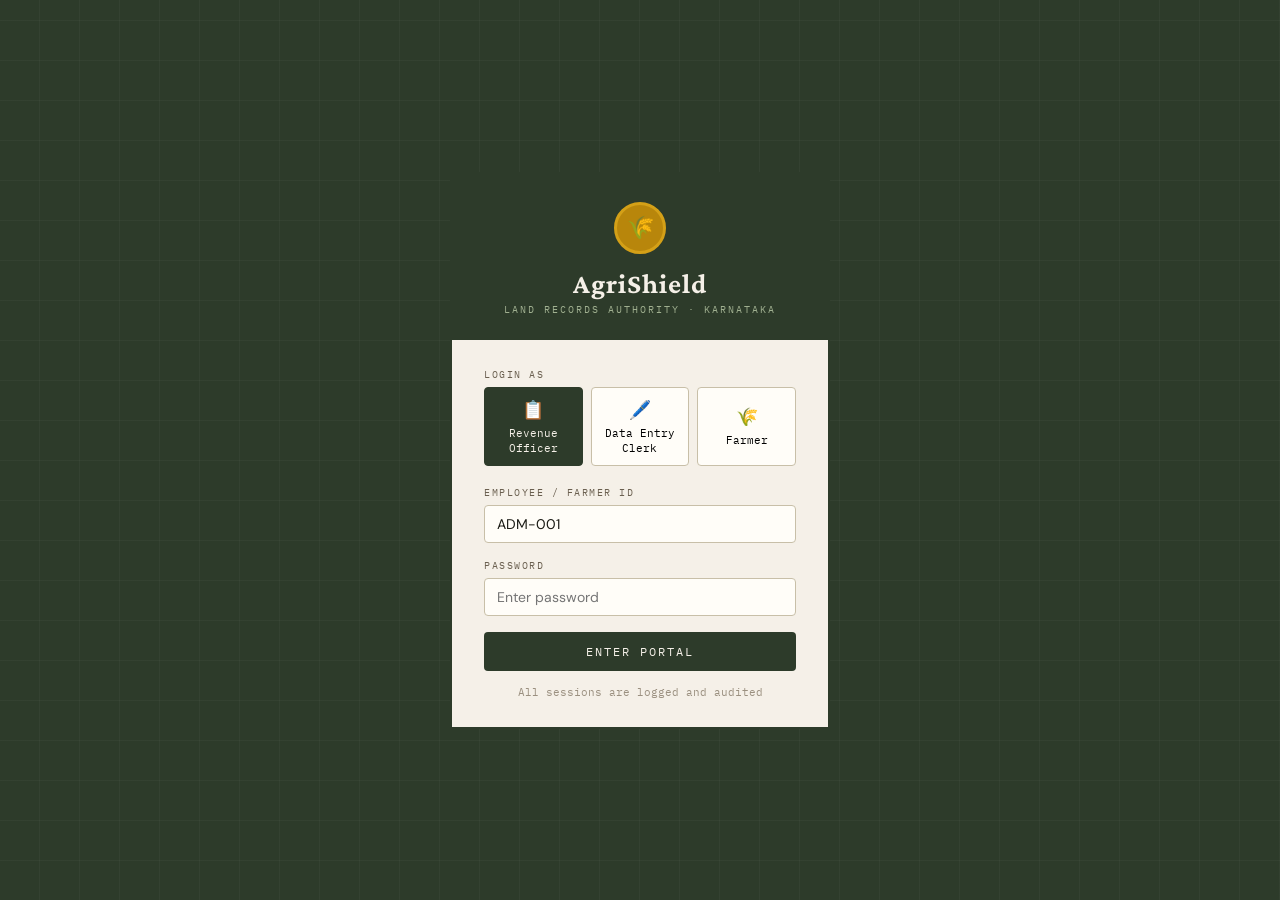
<file: index.html>
<!DOCTYPE html>
<html lang="en">
<head>
<meta charset="UTF-8">
<meta name="viewport" content="width=device-width, initial-scale=1.0">
<title>AgriShield — Land Records Authority · Karnataka</title>
<meta name="description" content="AgriShield: tamper-evident land records management for the Karnataka Land Records Authority.">
<link href="https://fonts.googleapis.com/css2?family=Crimson+Pro:wght@400;600;700&family=IBM+Plex+Mono:wght@400;500&family=DM+Sans:wght@400;500;600&display=swap" rel="stylesheet">
<style>
/* ── Reset & Root ────────────────────────────────── */
*, *::before, *::after { box-sizing: border-box; margin: 0; padding: 0; }

:root {
  --ink:      #1a1a14;
  --paper:    #f5f0e8;
  --paper2:   #ede8dc;
  --khaki:    #2d3b2a;
  --khaki2:   #3d5038;
  --amber:    #b8860b;
  --amber2:   #d4a017;
  --rust:     #9b3a2a;
  --sage:     #5a7a52;
  --mono:     'IBM Plex Mono', monospace;
  --serif:    'Crimson Pro', Georgia, serif;
  --sans:     'DM Sans', sans-serif;
  --radius:   4px;
  --border:   #c8bfa8;
}

body {
  font-family: var(--sans);
  background: var(--paper);
  color: var(--ink);
  font-size: 14px;
  min-height: 100vh;
}

/* ── Utilities ───────────────────────────────────── */
.hidden   { display: none !important; }
.mono     { font-family: var(--mono); }
.serif    { font-family: var(--serif); }

/* ── Login ───────────────────────────────────────── */
#loginScreen {
  min-height: 100vh;
  display: flex;
  align-items: center;
  justify-content: center;
  background: var(--khaki);
  background-image:
    repeating-linear-gradient(0deg, transparent, transparent 39px, #ffffff08 39px, #ffffff08 40px),
    repeating-linear-gradient(90deg, transparent, transparent 39px, #ffffff08 39px, #ffffff08 40px);
}

.login-box {
  background: var(--paper);
  border: 2px solid var(--khaki);
  width: 380px;
  padding: 0;
  position: relative;
}

.login-header {
  background: var(--khaki);
  padding: 28px 32px 24px;
  text-align: center;
}

.login-emblem {
  width: 52px; height: 52px;
  background: var(--amber);
  border-radius: 50%;
  display: inline-flex;
  align-items: center;
  justify-content: center;
  font-size: 22px;
  margin-bottom: 14px;
  border: 3px solid var(--amber2);
}

.login-title {
  font-family: var(--serif);
  font-size: 28px;
  font-weight: 700;
  color: var(--paper);
  letter-spacing: 1px;
}

.login-sub {
  font-family: var(--mono);
  font-size: 10px;
  color: #a0b090;
  letter-spacing: 2px;
  text-transform: uppercase;
  margin-top: 4px;
}

.login-body { padding: 28px 32px; }

.field { margin-bottom: 16px; }
.field label {
  display: block;
  font-family: var(--mono);
  font-size: 10px;
  letter-spacing: 1.5px;
  text-transform: uppercase;
  color: #6b6050;
  margin-bottom: 6px;
}
.field input, .field select {
  width: 100%;
  border: 1.5px solid var(--border);
  background: #fffdf8;
  padding: 9px 12px;
  font-family: var(--sans);
  font-size: 14px;
  color: var(--ink);
  outline: none;
  border-radius: var(--radius);
  transition: border-color .15s;
  appearance: none;
}
.field input:focus, .field select:focus { border-color: var(--amber); }

.role-grid {
  display: grid;
  grid-template-columns: 1fr 1fr;
  gap: 8px;
  margin-bottom: 20px;
}
.role-btn {
  padding: 10px 8px;
  border: 1.5px solid var(--border);
  background: #fffdf8;
  cursor: pointer;
  border-radius: var(--radius);
  text-align: center;
  transition: all .15s;
}
.role-btn:hover { border-color: var(--amber); }
.role-btn.selected { border-color: var(--khaki); background: var(--khaki); color: var(--paper); }
.role-btn .ri { font-size: 18px; display: block; margin-bottom: 4px; }
.role-btn span { font-size: 11px; font-family: var(--mono); }

.btn-login {
  width: 100%;
  padding: 12px;
  background: var(--khaki);
  color: var(--paper);
  border: none;
  font-family: var(--mono);
  font-size: 12px;
  letter-spacing: 2px;
  text-transform: uppercase;
  cursor: pointer;
  border-radius: var(--radius);
  transition: background .15s;
}
.btn-login:hover { background: var(--khaki2); }

.login-note {
  text-align: center;
  margin-top: 14px;
  font-size: 11px;
  font-family: var(--mono);
  color: #9b9080;
}

/* ── App Shell ───────────────────────────────────── */
#app { display: none; flex-direction: column; min-height: 100vh; }

/* Topbar */
.topbar {
  background: var(--khaki);
  color: var(--paper);
  display: flex;
  align-items: center;
  padding: 0 24px;
  height: 52px;
  gap: 20px;
  border-bottom: 3px solid var(--amber);
  position: sticky;
  top: 0;
  z-index: 100;
}
.topbar-brand {
  font-family: var(--serif);
  font-size: 20px;
  font-weight: 700;
  letter-spacing: .5px;
  margin-right: 4px;
}
.topbar-divider { width: 1px; height: 20px; background: #4d6040; }
.topbar-nav { display: flex; gap: 2px; flex: 1; }
.nav-link {
  padding: 6px 14px;
  font-size: 12px;
  font-family: var(--mono);
  color: #a0b090;
  cursor: pointer;
  border-radius: var(--radius);
  transition: all .15s;
  letter-spacing: .5px;
  border: none;
  background: none;
}
.nav-link:hover { color: var(--paper); background: #3d5038; }
.nav-link.active { color: var(--amber2); background: #1a2a17; }
.topbar-right { margin-left: auto; display: flex; align-items: center; gap: 12px; }
.user-pill {
  display: flex;
  align-items: center;
  gap: 8px;
  background: #1a2a17;
  border: 1px solid #3d5038;
  padding: 4px 12px 4px 6px;
  border-radius: 20px;
}
.user-avatar {
  width: 28px; height: 28px;
  border-radius: 50%;
  background: var(--amber);
  color: var(--khaki);
  font-size: 11px;
  font-weight: 600;
  font-family: var(--mono);
  display: flex; align-items: center; justify-content: center;
}
.user-name { font-size: 12px; color: var(--paper); font-family: var(--mono); }
.role-tag {
  font-size: 9px;
  font-family: var(--mono);
  letter-spacing: 1px;
  text-transform: uppercase;
  color: var(--amber2);
}
.btn-logout {
  padding: 5px 12px;
  font-size: 11px;
  font-family: var(--mono);
  background: transparent;
  border: 1px solid #4d6040;
  color: #a0b090;
  cursor: pointer;
  border-radius: var(--radius);
  letter-spacing: 1px;
  transition: all .15s;
}
.btn-logout:hover { border-color: var(--rust); color: #e07060; }

/* ── Content ─────────────────────────────────────── */
.content { flex: 1; padding: 28px 32px; max-width: 1200px; margin: 0 auto; width: 100%; }

.view { display: none; }
.view.active { display: block; }

.view-title {
  font-family: var(--serif);
  font-size: 26px;
  font-weight: 700;
  color: var(--khaki);
  margin-bottom: 4px;
}
.view-sub {
  font-family: var(--mono);
  font-size: 11px;
  color: #9b9080;
  letter-spacing: .5px;
  margin-bottom: 24px;
}

/* ── Cards ───────────────────────────────────────── */
.card {
  background: #fffdf8;
  border: 1.5px solid var(--border);
  border-radius: var(--radius);
  padding: 20px;
  margin-bottom: 16px;
}
.card-title {
  font-family: var(--mono);
  font-size: 11px;
  letter-spacing: 1.5px;
  text-transform: uppercase;
  color: #6b6050;
  margin-bottom: 16px;
  padding-bottom: 10px;
  border-bottom: 1px solid var(--border);
}

/* ── Table ───────────────────────────────────────── */
.tbl-wrap { overflow-x: auto; }
table { width: 100%; border-collapse: collapse; font-size: 13px; }
thead th {
  text-align: left;
  padding: 8px 12px;
  font-family: var(--mono);
  font-size: 10px;
  letter-spacing: 1.5px;
  text-transform: uppercase;
  color: #6b6050;
  border-bottom: 2px solid var(--border);
  background: var(--paper2);
  white-space: nowrap;
}
tbody td {
  padding: 10px 12px;
  border-bottom: 1px solid #ddd8cc;
  color: var(--ink);
  vertical-align: middle;
}
tbody tr:hover { background: #f5f0e4; }
tbody tr:last-child td { border-bottom: none; }

/* ── Badges ──────────────────────────────────────── */
.badge {
  display: inline-block;
  padding: 2px 8px;
  border-radius: 2px;
  font-family: var(--mono);
  font-size: 10px;
  letter-spacing: .5px;
  font-weight: 500;
  text-transform: uppercase;
}
.badge-green  { background: #d4edda; color: #2a6b3a; border: 1px solid #a8d8b4; }
.badge-amber  { background: #fef3cd; color: #7a5e00; border: 1px solid #f0d880; }
.badge-red    { background: #fde8e8; color: #8b2a2a; border: 1px solid #f0b8b8; }
.badge-gray   { background: #e8e4dc; color: #5a5040; border: 1px solid #c8bfa8; }
.badge-blue   { background: #ddeeff; color: #1a4a7a; border: 1px solid #a8ccee; }

/* ── Buttons ─────────────────────────────────────── */
.btn {
  display: inline-flex;
  align-items: center;
  gap: 6px;
  padding: 8px 16px;
  border-radius: var(--radius);
  font-size: 12px;
  font-family: var(--mono);
  letter-spacing: .5px;
  cursor: pointer;
  border: 1.5px solid transparent;
  transition: all .15s;
}
.btn-primary { background: var(--khaki); color: var(--paper); }
.btn-primary:hover { background: var(--khaki2); }
.btn-outline { background: transparent; border-color: var(--border); color: var(--ink); }
.btn-outline:hover { border-color: var(--khaki); }
.btn-danger  { background: var(--rust); color: #fff; }
.btn-danger:hover { background: #7a2a1a; }
.btn-sm { padding: 5px 10px; font-size: 11px; }

/* ── Toolbar ─────────────────────────────────────── */
.toolbar {
  display: flex;
  align-items: center;
  gap: 10px;
  margin-bottom: 16px;
  flex-wrap: wrap;
}
.search-input {
  flex: 1;
  min-width: 200px;
  padding: 8px 12px;
  border: 1.5px solid var(--border);
  background: #fffdf8;
  font-family: var(--sans);
  font-size: 13px;
  color: var(--ink);
  outline: none;
  border-radius: var(--radius);
}
.search-input:focus { border-color: var(--amber); }

/* ── Form ────────────────────────────────────────── */
.form-grid { display: grid; grid-template-columns: 1fr 1fr; gap: 14px; }
.form-field { display: flex; flex-direction: column; gap: 5px; }
.form-field label {
  font-family: var(--mono);
  font-size: 10px;
  letter-spacing: 1px;
  text-transform: uppercase;
  color: #6b6050;
}
.form-field input, .form-field select {
  padding: 8px 10px;
  border: 1.5px solid var(--border);
  background: #fffdf8;
  font-family: var(--sans);
  font-size: 13px;
  color: var(--ink);
  outline: none;
  border-radius: var(--radius);
}
.form-field input:focus, .form-field select:focus { border-color: var(--amber); }
.form-actions { display: flex; gap: 10px; margin-top: 16px; }

/* ── Modal ───────────────────────────────────────── */
.modal-overlay {
  position: fixed; inset: 0;
  background: rgba(26,26,20,.6);
  display: flex; align-items: center; justify-content: center;
  z-index: 200;
  backdrop-filter: blur(2px);
}
.modal {
  background: var(--paper);
  border: 2px solid var(--khaki);
  width: 520px;
  max-width: 95vw;
  max-height: 90vh;
  overflow-y: auto;
  border-radius: var(--radius);
}
.modal-head {
  background: var(--khaki);
  padding: 16px 20px;
  display: flex;
  align-items: center;
  justify-content: space-between;
}
.modal-head h3 {
  font-family: var(--serif);
  font-size: 18px;
  color: var(--paper);
}
.modal-close {
  cursor: pointer;
  color: #a0b090;
  font-size: 20px;
  line-height: 1;
  background: none;
  border: none;
  padding: 0;
}
.modal-close:hover { color: var(--paper); }
.modal-body { padding: 20px; }

/* ── Toast ───────────────────────────────────────── */
#toastArea {
  position: fixed;
  top: 16px; right: 16px;
  z-index: 999;
  display: flex;
  flex-direction: column;
  gap: 8px;
}
.toast {
  background: var(--khaki);
  color: var(--paper);
  padding: 10px 16px;
  border-radius: var(--radius);
  font-family: var(--mono);
  font-size: 12px;
  border-left: 4px solid var(--amber);
  animation: slideIn .25s ease;
  max-width: 320px;
}
.toast.err { border-left-color: #d06050; }
@keyframes slideIn { from { opacity:0; transform:translateX(20px); } to { opacity:1; transform:translateX(0); } }

/* ── Hash display ────────────────────────────────── */
.hash-row {
  background: var(--paper2);
  border: 1px solid var(--border);
  padding: 8px 12px;
  border-radius: var(--radius);
  font-family: var(--mono);
  font-size: 11px;
  color: var(--khaki);
  word-break: break-all;
  margin-bottom: 8px;
}

/* ── Verify result ───────────────────────────────── */
.verify-result {
  padding: 20px;
  border-radius: var(--radius);
  text-align: center;
  font-family: var(--serif);
  font-size: 22px;
  font-weight: 700;
  border: 2px solid;
}
.verify-ok   { background: #d4edda; color: #1a4a2a; border-color: #a8d8b4; }
.verify-fail { background: #fde8e8; color: #6b1a1a; border-color: #f0b8b8; }

/* ── Stats strip ─────────────────────────────────── */
.stats-strip {
  display: flex;
  gap: 1px;
  margin-bottom: 24px;
  background: var(--border);
  border: 1.5px solid var(--border);
  border-radius: var(--radius);
  overflow: hidden;
}
.stat {
  flex: 1;
  padding: 14px 18px;
  background: #fffdf8;
  text-align: center;
}
.stat-num {
  font-family: var(--serif);
  font-size: 28px;
  font-weight: 700;
  color: var(--khaki);
  line-height: 1;
}
.stat-lbl {
  font-family: var(--mono);
  font-size: 9px;
  letter-spacing: 1px;
  text-transform: uppercase;
  color: #9b9080;
  margin-top: 4px;
}

/* ── Alert items ─────────────────────────────────── */
.alert-card {
  display: flex;
  align-items: flex-start;
  gap: 14px;
  padding: 14px 16px;
  background: #fffdf8;
  border: 1.5px solid var(--border);
  border-left-width: 4px;
  border-radius: var(--radius);
  margin-bottom: 10px;
}
.alert-card.sev-high   { border-left-color: var(--rust); }
.alert-card.sev-medium { border-left-color: var(--amber); }
.alert-icon {
  width: 36px; height: 36px;
  border-radius: var(--radius);
  display: flex; align-items: center; justify-content: center;
  font-size: 17px; flex-shrink: 0;
}
.alert-icon.high   { background: #fde8e8; }
.alert-icon.medium { background: #fef3cd; }
.alert-body { flex: 1; }
.alert-title { font-weight: 600; font-size: 14px; color: var(--ink); margin-bottom: 3px; }
.alert-desc  { font-size: 12px; color: #5a5040; line-height: 1.5; }
.alert-meta  { font-family: var(--mono); font-size: 10px; color: #9b9080; margin-top: 5px; }
.nav-badge-dot {
  display: inline-block;
  width: 7px; height: 7px;
  background: var(--rust);
  border-radius: 50%;
  margin-left: 5px;
  vertical-align: middle;
}

/* ── Empty state ─────────────────────────────────── */
.empty {
  text-align: center;
  padding: 48px 24px;
  color: #9b9080;
  font-family: var(--mono);
  font-size: 12px;
}
.empty-icon { font-size: 32px; margin-bottom: 12px; }

/* ── Access denied ───────────────────────────────── */
.access-denied {
  text-align: center;
  padding: 80px 24px;
}
.access-denied h2 { font-family: var(--serif); font-size: 32px; color: var(--rust); margin-bottom: 8px; }
.access-denied p { font-family: var(--mono); font-size: 12px; color: #9b9080; }

/* ── Scrollbar ───────────────────────────────────── */
::-webkit-scrollbar { width: 5px; height: 5px; }
::-webkit-scrollbar-track { background: var(--paper2); }
::-webkit-scrollbar-thumb { background: var(--border); border-radius: 3px; }

/* ── Focus ring ──────────────────────────────────── */
:focus-visible { outline: 2px solid var(--amber); outline-offset: 2px; border-radius: var(--radius); }

/* ── Loading Overlay ─────────────────────────────── */
.loading-overlay {
  position: fixed; inset: 0;
  background: rgba(26,26,20,.45);
  display: flex; align-items: center; justify-content: center;
  z-index: 500;
  backdrop-filter: blur(2px);
}
.spinner {
  width: 40px; height: 40px;
  border: 3px solid rgba(200,191,168,.3);
  border-top-color: var(--amber);
  border-radius: 50%;
  animation: spin .7s linear infinite;
}
@keyframes spin { to { transform: rotate(360deg); } }

/* ── Demo Banner ─────────────────────────────────── */
.demo-banner {
  background: #fef3cd;
  border-bottom: 2px solid var(--amber);
  padding: 7px 24px;
  font-family: var(--mono);
  font-size: 11px;
  letter-spacing: .5px;
  color: #7a5e00;
  text-align: center;
}

/* ── Responsive ──────────────────────────────────── */
@media (max-width: 768px) {
  .topbar { height: auto; flex-wrap: wrap; padding: 8px 16px; gap: 8px; }
  .topbar-nav { order: 3; width: 100%; overflow-x: auto; padding-bottom: 4px; }
  .topbar-brand { font-size: 16px; }
  .topbar-right { margin-left: auto; }
  .content { padding: 16px; }
  .form-grid { grid-template-columns: 1fr; }
  .stats-strip { flex-direction: column; gap: 0; }
  .toolbar { flex-direction: column; align-items: stretch; }
  .search-input { min-width: unset; }
  .modal { width: 95vw; }
  tbody td, thead th { padding: 8px; font-size: 12px; }
}
@media (max-width: 480px) {
  .role-grid { grid-template-columns: 1fr !important; }
  .login-box { width: 95vw; }
}
</style>
</head>
<body>

<div id="toastArea"></div>
<div id="loadingOverlay" class="loading-overlay hidden" role="status" aria-label="Loading"><div class="spinner"></div></div>
<div id="demoBanner" class="demo-banner hidden">⚠ DEMO MODE — Backend unreachable. Showing sample data only.</div>

<!-- ════════════════════════════════════════════════
     LOGIN
═════════════════════════════════════════════════ -->
<div id="loginScreen">
  <div class="login-box">
    <div class="login-header">
      <div class="login-emblem">🌾</div>
      <div class="login-title">AgriShield</div>
      <div class="login-sub">Land Records Authority · Karnataka</div>
    </div>
    <div class="login-body">
      <div class="field">
        <label>Login As</label>
        <div class="role-grid" id="roleGrid" style="grid-template-columns:1fr 1fr 1fr">
          <button class="role-btn selected" data-role="officer" onclick="selectRole(this)">
            <span class="ri">📋</span><span>Revenue Officer</span>
          </button>
          <button class="role-btn" data-role="clerk" onclick="selectRole(this)">
            <span class="ri">🖊️</span><span>Data Entry Clerk</span>
          </button>
          <button class="role-btn" data-role="farmer" onclick="selectRole(this)">
            <span class="ri">🌾</span><span>Farmer</span>
          </button>
        </div>
      </div>
      <div class="field">
        <label>Employee / Farmer ID</label>
        <input id="loginId" type="text" placeholder="e.g. ADM-001" value="ADM-001">
      </div>
      <div class="field">
        <label>Password</label>
        <input id="loginPass" type="password" placeholder="Enter password" autocomplete="current-password">
      </div>
      <button class="btn-login" onclick="doLogin()">Enter Portal</button>
      <div class="login-note">All sessions are logged and audited</div>
    </div>
  </div>
</div>

<!-- ════════════════════════════════════════════════
     APP
═════════════════════════════════════════════════ -->
<div id="app">
  <!-- Topbar -->
  <div class="topbar">
    <div class="topbar-brand">AgriShield</div>
    <div class="topbar-divider"></div>
    <nav class="topbar-nav" id="topNav"></nav>
    <div class="topbar-right">
      <div class="user-pill">
        <div class="user-avatar" id="uAvatar">AD</div>
        <div>
          <div class="user-name" id="uName">Admin</div>
          <div class="role-tag" id="uRole">System Admin</div>
        </div>
      </div>
      <button class="btn-logout" onclick="logout()">↩ Logout</button>
    </div>
  </div>

  <!-- Views -->
  <div class="content">

    <!-- ── Records ─────────────────────────── -->
    <div id="view-records" class="view active">
      <div class="view-title">Land Records</div>
      <div class="view-sub" id="recordsSubtitle">Registry · Karnataka</div>

      <div class="stats-strip" id="statsStrip">
        <div class="stat"><div class="stat-num" id="statTotal">—</div><div class="stat-lbl">Total</div></div>
        <div class="stat"><div class="stat-num" id="statVerified">—</div><div class="stat-lbl">Verified</div></div>
        <div class="stat"><div class="stat-num" id="statPending">—</div><div class="stat-lbl">Pending</div></div>
        <div class="stat"><div class="stat-num" id="statFlagged">—</div><div class="stat-lbl">Flagged</div></div>
      </div>

      <div class="card">
        <div class="toolbar">
          <input class="search-input" id="recordSearch" placeholder="Search survey no., owner, village…" oninput="renderRecords()">
          <select id="statusFilter" class="search-input" style="flex:0;width:140px" onchange="renderRecords()">
            <option value="">All Status</option>
            <option value="verified">Verified</option>
            <option value="pending">Pending</option>
            <option value="flagged">Flagged</option>
          </select>
          <!-- Admin/Officer/Clerk only -->
          <button class="btn btn-primary" id="btnAddRecord" onclick="openAddModal()">+ New Record</button>
        </div>
        <div class="tbl-wrap">
          <table>
            <thead>
              <tr>
                <th>Survey No.</th>
                <th>Owner</th>
                <th>District</th>
                <th>Village</th>
                <th>Crop</th>
                <th>Area (ac)</th>
                <th>Integrity</th>
                <th>Status</th>
                <th id="actionsHead">Actions</th>
              </tr>
            </thead>
            <tbody id="recordsTbody"></tbody>
          </table>
        </div>
      </div>
    </div>

    <!-- ── Audit Logs ──────────────────────── -->
    <div id="view-audit" class="view">
      <div class="view-title">Audit Log</div>
      <div class="view-sub">Tamper-evident hash chain · all record modifications</div>
      <div class="card">
        <div class="toolbar">
          <input class="search-input" id="auditSearch" placeholder="Search user, action, record…" oninput="renderAudit()">
          <button class="btn btn-outline btn-sm" onclick="loadAudit()">↺ Refresh</button>
        </div>
        <div class="tbl-wrap">
          <table>
            <thead>
              <tr>
                <th>#</th>
                <th>Timestamp</th>
                <th>User</th>
                <th>Action</th>
                <th>Record</th>
                <th>Old Value</th>
                <th>New Value</th>
                <th>Prev. Hash</th>
                <th>Curr. Hash</th>
              </tr>
            </thead>
            <tbody id="auditTbody"></tbody>
          </table>
        </div>
      </div>
    </div>

    <!-- ── Alerts (Officer only) ─────────── -->
    <div id="view-alerts" class="view">
      <div class="view-title">Alerts</div>
      <div class="view-sub">Flagged records and integrity issues pulled from the registry</div>
      <div id="alertsList"></div>
    </div>

    <!-- ── Verify Chain ───────────────────── -->
    <div id="view-verify" class="view">
      <div class="view-title">Hash Chain Verification</div>
      <div class="view-sub">Detects any tampering in the audit log sequence</div>
      <div class="card" style="max-width:560px">
        <div class="card-title">Run Verification</div>
        <p style="font-size:13px;color:#5a5040;margin-bottom:16px;line-height:1.6">
          Each audit log entry is hashed with the previous entry's hash, forming a chain.
          Any external tampering breaks the chain and is detected here.
        </p>
        <button class="btn btn-primary" id="btnVerify" onclick="runVerify()">▶ Verify Chain Now</button>
        <div id="verifyResult" style="margin-top:20px"></div>
      </div>
    </div>

  </div><!-- /content -->
</div><!-- /app -->

<!-- ════════════════════════════════════════════════
     MODALS
═════════════════════════════════════════════════ -->

<!-- Add / Edit Record -->
<div class="modal-overlay hidden" id="recordModal">
  <div class="modal">
    <div class="modal-head">
      <h3 id="recordModalTitle">New Land Record</h3>
      <button class="modal-close" onclick="closeModal('recordModal')">✕</button>
    </div>
    <div class="modal-body">
      <div class="form-grid">
        <div class="form-field">
          <label>Owner Name</label>
          <input id="f_owner" placeholder="e.g. Ramaiah K.">
        </div>
        <div class="form-field">
          <label>Survey Number</label>
          <input id="f_survey" placeholder="e.g. MYS-4421">
        </div>
        <div class="form-field">
          <label>Village</label>
          <input id="f_village" placeholder="e.g. Hullahalli">
        </div>
        <div class="form-field">
          <label>District</label>
          <select id="f_district">
            <option>Mysuru</option>
            <option>Kolar</option>
            <option>Hassan</option>
            <option>Bengaluru Rural</option>
            <option>Bidar</option>
            <option>Dakshina Kannada</option>
            <option>Shivamogga</option>
          </select>
        </div>
        <div class="form-field">
          <label>Crop Type</label>
          <select id="f_crop">
            <option>Paddy</option>
            <option>Sugarcane</option>
            <option>Cotton</option>
            <option>Ragi</option>
            <option>Wheat</option>
            <option>Coffee</option>
            <option>Arecanut</option>
            <option>Sorghum</option>
            <option>Tur Dal</option>
          </select>
        </div>
        <div class="form-field">
          <label>Area (acres)</label>
          <input id="f_area" type="number" step="0.1" placeholder="e.g. 3.2">
        </div>
        <div class="form-field">
          <label>Status</label>
          <select id="f_status">
            <option value="verified">Verified</option>
            <option value="pending">Pending</option>
            <option value="flagged">Flagged</option>
          </select>
        </div>
      </div>
      <div class="form-actions">
        <button class="btn btn-primary" id="recordSubmitBtn" onclick="submitRecord()">Save Record</button>
        <button class="btn btn-outline" onclick="closeModal('recordModal')">Cancel</button>
      </div>
    </div>
  </div>
</div>

<!-- Transfer Ownership (Officer/Clerk) -->
<div class="modal-overlay hidden" id="transferModal">
  <div class="modal">
    <div class="modal-head">
      <h3>Transfer Ownership</h3>
      <button class="modal-close" onclick="closeModal('transferModal')">✕</button>
    </div>
    <div class="modal-body">
      <p style="font-size:13px;color:#5a5040;margin-bottom:14px">
        Record: <strong id="transferSurvey" style="font-family:var(--mono)"></strong>
        &nbsp;·&nbsp; Current owner: <strong id="transferCurrentOwner"></strong>
      </p>
      <div class="form-field">
        <label>New Owner Name</label>
        <input id="transferNewOwner" placeholder="Enter new owner's full name">
      </div>
      <div style="background:var(--paper2);border:1px solid var(--border);padding:10px 12px;margin-top:12px;font-size:12px;color:#7a5e20;font-family:var(--mono);border-radius:var(--radius)">
        ⚠ This action is cryptographically logged and cannot be undone.
      </div>
      <div class="form-actions">
        <button class="btn btn-primary" onclick="submitTransfer()">Confirm Transfer</button>
        <button class="btn btn-outline" onclick="closeModal('transferModal')">Cancel</button>
      </div>
    </div>
  </div>
</div>


<script>
// ══════════════════════════════════════════════════════
//  CONFIG
// ══════════════════════════════════════════════════════
const API = 'http://127.0.0.1:8000';

// ══════════════════════════════════════════════════════
//  STATE
// ══════════════════════════════════════════════════════
let currentRole = 'officer';
let currentUser = { id: 'OFF-012', name: 'Priya Venkat', initials: 'PV' };
let allRecords       = [];
let allAudit         = [];
let editingRecordId  = null;
let transferRecordId = null;
let isDemoMode       = false;
let _loadCount       = 0;

// ══════════════════════════════════════════════════════
//  ROLE CONFIG — what each role can see and do
// ══════════════════════════════════════════════════════
const ROLES = {

  officer: {

    label: 'Revenue Officer',

    nav: ['records', 'alerts', 'audit', 'verify'],

    canCreate: true,

    canTransfer: true,

    canVerify: true,

    farmerOnly: false,
  },


  clerk: {

    label: 'Data Entry Clerk',

    nav: ['records'],

    canCreate: true,

    canTransfer: true,

    canVerify: false,

    farmerOnly: false,
  },


  farmer: {

    label: 'Farmer',

    nav: ['records'],

    canCreate: false,

    canTransfer: false,

    canVerify: false,

    farmerOnly: true,
  },
};

// ══════════════════════════════════════════════════════
//  HELPERS
// ══════════════════════════════════════════════════════
/** Escape HTML to prevent XSS when injecting into innerHTML */
function esc(val) {
  if (val == null || val === '') return '—';
  const d = document.createElement('div');
  d.textContent = String(val);
  return d.innerHTML;
}

/** Show/hide the full-page loading spinner */
function setLoading(on) {
  _loadCount = Math.max(0, _loadCount + (on ? 1 : -1));
  document.getElementById('loadingOverlay').classList.toggle('hidden', _loadCount === 0);
}

/** Show/hide the demo-mode warning banner */
function setDemoMode(on) {
  isDemoMode = on;
  document.getElementById('demoBanner').classList.toggle('hidden', !on);
}

/** Copy text to clipboard with a toast confirmation */
function copyText(text) {
  navigator.clipboard.writeText(text).then(() => toast('Hash copied')).catch(() => toast('Copy failed', true));
}

// ══════════════════════════════════════════════════════
//  LOGIN
// ══════════════════════════════════════════════════════
function selectRole(btn) {
  document.querySelectorAll('.role-btn').forEach(b => b.classList.remove('selected'));
  btn.classList.add('selected');
  currentRole = btn.dataset.role;
  const defaults = {
    officer: { id:'OFF-012',  name:'Priya Venkat',  initials:'PV' },
    clerk:   { id:'CLK-003',  name:'Geetha S.',     initials:'GS' },
    farmer:  { id:'FMR-1021', name:'Ramaiah K.',    initials:'RK' },
  };
  const d = defaults[currentRole];
  document.getElementById('loginId').value = d.id;
  currentUser = d;
}

function doLogin() {
  const id   = document.getElementById('loginId').value.trim();
  const pass = document.getElementById('loginPass').value.trim();
  if (!id || !pass) { toast('Enter credentials', true); return; }

  // currentUser was already set by selectRole(); just update the id
  currentUser.id = id;

  // Build nav
  const role = ROLES[currentRole];
  const nav  = document.getElementById('topNav');
  nav.innerHTML = role.nav.map(v =>
    `<button class="nav-link ${v==='records'?'active':''}" data-view="${v}" onclick="switchView('${v}',this)">${NAV_LABELS[v]}</button>`
  ).join('');

  // Set user pill
  document.getElementById('uAvatar').textContent = currentUser.initials;
  document.getElementById('uName').textContent   = currentUser.name;
  document.getElementById('uRole').textContent   = role.label;

  // Role-based UI tweaks
  if (role.farmerOnly) {
    document.getElementById('recordsSubtitle').textContent = 'Your registered land records';
    document.getElementById('btnAddRecord').classList.add('hidden');
    document.getElementById('actionsHead').classList.add('hidden');
  } else {
    document.getElementById('recordsSubtitle').textContent = 'Registry · Karnataka';
    document.getElementById('btnAddRecord').classList.toggle('hidden', !role.canCreate);
    document.getElementById('actionsHead').classList.remove('hidden');
  }

  // Show app
  document.getElementById('loginScreen').style.display = 'none';
  document.getElementById('app').style.display = 'flex';
  document.getElementById('app').style.flexDirection = 'column';

  loadRecords();
  toast(`Welcome, ${currentUser.name}`);
}
function logout() {

  document.getElementById('app').style.display = 'none';

  document.getElementById('loginScreen').style.display = 'flex';

  document.getElementById('loginPass').value = '';
}


const NAV_LABELS = {

  records: 'Records',

  alerts: 'Alerts',

  audit: 'Audit Log',

  verify: 'Verify Chain'
};


function switchView(view, btn) {

  document.querySelectorAll('.view').forEach(v =>
    v.classList.remove('active')
  );

  document.getElementById(`view-${view}`)
    .classList.add('active');

  document.querySelectorAll('.nav-link').forEach(n =>
    n.classList.remove('active')
  );

  btn.classList.add('active');

  if (view === 'audit') {

    loadAudit();
  }
}
async function loadRecords() {
  setLoading(true);
  try {
    const res = await fetch(`${API}/records`);
    if (!res.ok) throw new Error(`HTTP ${res.status}`);
    allRecords = await res.json();
    setDemoMode(false);
  } catch(e) {
    toast('Cannot reach backend — showing demo data', true);
    setDemoMode(true);
    allRecords = [
      { id:1, survey:'MYS-4421', owner:'Ramaiah K.',   district:'Mysuru',          village:'Hullahalli',  crop:'Paddy',   area:3.2, status:'verified', integrity:true  },
      { id:2, survey:'KLR-993',  owner:'Narasimha G.', district:'Kolar',           village:'Malur',       crop:'Ragi',    area:2.8, status:'flagged',  integrity:false },
      { id:3, survey:'BGR-3301', owner:'Ahmed Khan',   district:'Bengaluru Rural', village:'Devanahalli', crop:'Paddy',   area:4.1, status:'verified', integrity:true  },
      { id:4, survey:'HSN-1190', owner:'Prabhu S.',    district:'Hassan',          village:'Belur',       crop:'Paddy',   area:6.0, status:'flagged',  integrity:true  },
      { id:5, survey:'BDR-501',  owner:'Irfan M.',     district:'Bidar',           village:'Bidar City',  crop:'Sorghum', area:2.2, status:'verified', integrity:true  },
      { id:6, survey:'KLR-882',  owner:'Geetha Bai',   district:'Kolar',           village:'Bangarpet',   crop:'Wheat',   area:1.5, status:'pending',  integrity:true  },
    ];
  } finally {
    setLoading(false);
  }
  updateStats();
  renderRecords();
  if (currentRole === 'officer') renderAlerts();
}

function updateStats() {
  const src = ROLES[currentRole].farmerOnly
    ? allRecords.filter(r => r.owner.includes(currentUser.name.split(' ')[0]))
    : allRecords;
  document.getElementById('statTotal').textContent    = src.length;
  document.getElementById('statVerified').textContent = src.filter(r=>r.status==='verified').length;
  document.getElementById('statPending').textContent  = src.filter(r=>r.status==='pending').length;
  document.getElementById('statFlagged').textContent  = src.filter(r=>r.status==='flagged').length;
}

function renderRecords() {
  const q   = document.getElementById('recordSearch')?.value.toLowerCase() || '';
  const st  = document.getElementById('statusFilter')?.value || '';
  const role = ROLES[currentRole];

  let rows = allRecords;

  // Farmer sees only their records (match by full name)
  if (role.farmerOnly) {
    const farmerName = currentUser.name.toLowerCase().trim();
    rows = rows.filter(r => {
      const owner = (r.owner || r.owner_name || '').toLowerCase().trim();
      return owner === farmerName || owner.includes(farmerName.split(' ')[0]);
    });
  }

  if (q)  rows = rows.filter(r =>
    (r.survey||'').toLowerCase().includes(q) ||
    (r.owner||'').toLowerCase().includes(q)  ||
    (r.village||'').toLowerCase().includes(q)||
    (r.district||'').toLowerCase().includes(q)
  );
  if (st) rows = rows.filter(r => r.status === st);

  const tbody = document.getElementById('recordsTbody');
  if (!rows.length) {
    tbody.innerHTML = `<tr><td colspan="9"><div class="empty"><div class="empty-icon">📄</div>No records found</div></td></tr>`;
    return;
  }

  tbody.innerHTML = rows.map(r => `
    <tr>
      <td class="mono" style="font-weight:600;color:var(--khaki)">${r.survey||r.survey_number||'—'}</td>
      <td>${r.owner||r.owner_name||'—'}</td>
      <td>${r.district||'—'}</td>
      <td>${r.village||'—'}</td>
      <td>${r.crop||r.crop_type||'—'}</td>
      <td>${r.area||'—'}</td>
      <td>${r.integrity
        ? `<span class="badge badge-green">✓ OK</span>`
        : `<span class="badge badge-red">✗ Tampered</span>`}
      </td>
      <td><span class="badge ${r.status==='verified'?'badge-green':r.status==='pending'?'badge-amber':'badge-red'}">${r.status}</span></td>
      <td ${role.farmerOnly ? 'class="hidden"' : ''}>
        <div style="display:flex;gap:6px">
          ${role.canTransfer ? `<button class="btn btn-outline btn-sm" onclick="openTransferModal(${r.id},'${(r.survey||r.survey_number||'').replace(/'/g,"\\'")}','${(r.owner||r.owner_name||'').replace(/'/g,"\\'")}')">Transfer</button>` : ''}
          ${!role.canTransfer ? '<span style="color:#ccc;font-size:11px;font-family:var(--mono)">read-only</span>' : ''}
        </div>
      </td>
    </tr>
  `).join('');
}

// ── Add / Edit Record ─────────────────────────────
function openAddModal() {
  editingRecordId = null;
  document.getElementById('recordModalTitle').textContent = 'New Land Record';
  ['f_owner','f_survey','f_area'].forEach(id => document.getElementById(id).value = '');
  document.getElementById('f_status').value = 'verified';
  document.getElementById('recordModal').classList.remove('hidden');
}

async function submitRecord() {
  const owner   = document.getElementById('f_owner').value.trim();
  const survey  = document.getElementById('f_survey').value.trim();
  const village = document.getElementById('f_village').value.trim();
  const district= document.getElementById('f_district').value;
  const crop    = document.getElementById('f_crop').value;
  const area    = parseFloat(document.getElementById('f_area').value);
  const status  = document.getElementById('f_status').value;

  if (!owner || !survey || !village || !area) { toast('Fill all fields', true); return; }

  setLoading(true);
  try {
    const url = `${API}/create-record?owner_name=${encodeURIComponent(owner)}&survey_number=${encodeURIComponent(survey)}&village=${encodeURIComponent(village)}&district=${encodeURIComponent(district)}&crop_type=${encodeURIComponent(crop)}&area=${area}&status=${status}`;
    const res  = await fetch(url, { method: 'POST' });
    const data = await res.json();
    if (data.error) throw new Error(data.error);
    toast('Record saved');
    closeModal('recordModal');
    await loadRecords();
  } catch(e) {
    toast('Backend error — record not saved', true);
  } finally {
    setLoading(false);
  }
}

// ── Transfer Ownership ────────────────────────────
function openTransferModal(id, survey, owner) {
  transferRecordId = id;
  document.getElementById('transferSurvey').textContent      = survey;
  document.getElementById('transferCurrentOwner').textContent = owner;
  document.getElementById('transferNewOwner').value = '';
  document.getElementById('transferModal').classList.remove('hidden');
}

async function submitTransfer() {
  const newOwner = document.getElementById('transferNewOwner').value.trim();
  if (!newOwner) { toast('Enter new owner name', true); return; }
  setLoading(true);
  try {
    const res  = await fetch(`${API}/update-record?record_id=${transferRecordId}&new_owner=${encodeURIComponent(newOwner)}&user_id=${encodeURIComponent(currentUser.id)}`, { method:'POST' });
    const data = await res.json();
    if (data.error) throw new Error(data.error);
    toast('Ownership transferred & audit log updated');
    closeModal('transferModal');
    await loadRecords();
  } catch(e) {
    toast('Transfer failed', true);
  } finally {
    setLoading(false);
  }
}

// ══════════════════════════════════════════════════════
//  ALERTS (Officer only — derived from real record data)
// ══════════════════════════════════════════════════════
function renderAlerts() {
  const tampered = allRecords.filter(r => r.integrity === false);
  const flagged  = allRecords.filter(r => r.status === 'flagged');
  const pending  = allRecords.filter(r => r.status === 'pending');

  const alerts = [
    ...tampered.map(r => ({
      sev:   'high',
      icon:  '🔴',
      title: `Tampered Record — ${esc(r.survey || r.survey_number)}`,
      desc:  `SHA-256 hash mismatch detected. Record owned by ${esc(r.owner || r.owner_name)} (${esc(r.district)}) may have been modified outside the system.`,
      meta:  `Survey: ${esc(r.survey || r.survey_number)} · Village: ${esc(r.village)}`,
    })),
    ...flagged.map(r => ({
      sev:   'high',
      icon:  '⚑',
      title: `Flagged Record — ${esc(r.survey || r.survey_number)}`,
      desc:  `This record has been marked as flagged and requires review. Owner: ${esc(r.owner || r.owner_name)}, ${esc(r.district)}.`,
      meta:  `Survey: ${esc(r.survey || r.survey_number)} · Crop: ${esc(r.crop || r.crop_type)} · ${esc(r.area)} acres`,
    })),
    ...pending.map(r => ({
      sev:   'medium',
      icon:  '⏳',
      title: `Pending Approval — ${esc(r.survey || r.survey_number)}`,
      desc:  `Record for ${esc(r.owner || r.owner_name)} in ${esc(r.village)}, ${esc(r.district)} is awaiting officer verification.`,
      meta:  `Survey: ${esc(r.survey || r.survey_number)} · Crop: ${esc(r.crop || r.crop_type)}`,
    })),
  ];

  // Update nav badge dot
  const alertNavBtn = document.querySelector('[data-view="alerts"]');
  if (alertNavBtn) {
    const dot = alertNavBtn.querySelector('.nav-badge-dot');
    if (alerts.length > 0 && !dot) {
      alertNavBtn.insertAdjacentHTML('beforeend', `<span class="nav-badge-dot"></span>`);
    } else if (alerts.length === 0 && dot) {
      dot.remove();
    }
  }

  const el = document.getElementById('alertsList');
  if (!alerts.length) {
    el.innerHTML = `<div class="empty"><div class="empty-icon">✅</div>No active alerts — all records look clean</div>`;
    return;
  }

  el.innerHTML = alerts.map(a => `
    <div class="alert-card sev-${a.sev}">
      <div class="alert-icon ${a.sev}">${a.icon}</div>
      <div class="alert-body">
        <div class="alert-title">${a.title}</div>
        <div class="alert-desc">${a.desc}</div>
        <div class="alert-meta">${a.meta}</div>
      </div>
      <span class="badge ${a.sev === 'high' ? 'badge-red' : 'badge-amber'}">${a.sev}</span>
    </div>
  `).join('');
}

// ══════════════════════════════════════════════════════
//  AUDIT LOG
// ══════════════════════════════════════════════════════
async function loadAudit() {
  setLoading(true);
  try {
    const res = await fetch(`${API}/logs`);
    if (!res.ok) throw new Error(`HTTP ${res.status}`);
    allAudit = await res.json();
  } catch(e) {
    allAudit = [];
    toast('Could not load audit logs', true);
  } finally {
    setLoading(false);
  }
  renderAudit();
}

function renderAudit() {
  const q = document.getElementById('auditSearch')?.value.toLowerCase() || '';
  let rows = allAudit;
  if (q) rows = rows.filter(l =>
    (l.user_id||'').toLowerCase().includes(q)      ||
    (l.action_type||'').toLowerCase().includes(q)  ||
    (l.record_id||'').toLowerCase().includes(q)
  );
  const tbody = document.getElementById('auditTbody');
  if (!rows.length) {
    tbody.innerHTML = `<tr><td colspan="8"><div class="empty"><div class="empty-icon">📋</div>No log entries</div></td></tr>`;
    return;
  }
  tbody.innerHTML = rows.map(l => {
    const prevHash = l.previous_hash || '';
    const currHash = l.current_hash  || '';
    const ts       = l.created_at || l.timestamp || '';
    return `
    <tr>
      <td class="mono" style="color:var(--amber);font-size:11px">#${esc(l.id)}</td>
      <td class="mono" style="font-size:10px;color:#9b9080">${ts ? esc(ts.replace('T',' ').slice(0,16)) : '—'}</td>
      <td class="mono" style="font-size:12px">${esc(l.user_id)}</td>
      <td><span class="badge badge-gray">${esc(l.action_type)}</span></td>
      <td class="mono" style="font-size:12px">${esc(l.record_id)}</td>
      <td style="color:var(--rust);font-size:12px">${esc(l.old_data)}</td>
      <td style="color:var(--sage);font-size:12px">${esc(l.new_data)}</td>
      <td class="mono" style="font-size:10px;color:#9b9080">
        <span title="${esc(prevHash)}" style="cursor:pointer" onclick="copyText('${prevHash.replace(/'/g,'\\')}')">
          ${esc(prevHash.slice(0,12))}…
        </span>
      </td>
      <td class="mono" style="font-size:10px;color:var(--amber)">
        <span title="${esc(currHash)}" style="cursor:pointer" onclick="copyText('${currHash.replace(/'/g,'\\')}')">
          ${esc(currHash.slice(0,12))}…
        </span>
      </td>
    </tr>`;
  }).join('');
}

// ══════════════════════════════════════════════════════
//  VERIFY CHAIN
// ══════════════════════════════════════════════════════
async function runVerify() {
  const btn = document.getElementById('btnVerify');
  btn.textContent = 'Verifying…';
  btn.disabled = true;
  document.getElementById('verifyResult').innerHTML = '';
  try {
    const res  = await fetch(`${API}/verify-chain`);
    const data = await res.json();
    const ok   = data.status === 'CHAIN VERIFIED';
    document.getElementById('verifyResult').innerHTML = `
      <div class="verify-result ${ok?'verify-ok':'verify-fail'}">
        ${ok ? '✓ Chain Verified — No tampering detected' : `✗ ${data.status} — Log #${data.log_id||'?'}`}
      </div>
      ${data.log_id ? `<div class="hash-row" style="margin-top:12px">Failure at audit log entry <strong>#${data.log_id}</strong></div>` : ''}
    `;
    toast(ok ? 'Chain is intact' : 'Tampering detected!', !ok);
  } catch(e) {
    document.getElementById('verifyResult').innerHTML = `<div class="verify-result verify-fail">✗ Could not reach backend</div>`;
    toast('Backend unreachable', true);
  }
  btn.textContent = '▶ Verify Chain Now';
  btn.disabled = false;
}

// ══════════════════════════════════════════════════════
//  HELPERS
// ══════════════════════════════════════════════════════
function closeModal(id) {
  document.getElementById(id).classList.add('hidden');
}

function toast(msg, isErr=false) {
  const el = document.createElement('div');
  el.className = 'toast' + (isErr ? ' err' : '');
  el.textContent = msg;
  document.getElementById('toastArea').appendChild(el);
  setTimeout(() => el.remove(), 3500);
}

// ══════════════════════════════════════════════════════
//  EVENT LISTENERS (init once on page load)
// ══════════════════════════════════════════════════════

// Escape key closes any open modal
document.addEventListener('keydown', e => {
  if (e.key === 'Escape') {
    document.querySelectorAll('.modal-overlay:not(.hidden)').forEach(m => m.classList.add('hidden'));
  }
});

// Delegated click handler for Transfer buttons (avoids inline onclick XSS)
document.getElementById('recordsTbody').addEventListener('click', e => {
  const btn = e.target.closest('.transfer-btn');
  if (!btn) return;
  transferRecordId = parseInt(btn.dataset.id, 10);
  document.getElementById('transferSurvey').textContent      = btn.dataset.survey;
  document.getElementById('transferCurrentOwner').textContent = btn.dataset.owner;
  document.getElementById('transferNewOwner').value = '';
  document.getElementById('transferModal').classList.remove('hidden');
  document.getElementById('transferNewOwner').focus();
});

// Focus first input when a modal opens
document.querySelectorAll('.modal-overlay').forEach(overlay => {
  const observer = new MutationObserver(() => {
    if (!overlay.classList.contains('hidden')) {
      const first = overlay.querySelector('input, select, button:not(.modal-close)');
      if (first) first.focus();
    }
  });
  observer.observe(overlay, { attributes: true, attributeFilter: ['class'] });
});
</script>
</body>
</html>
</file>
